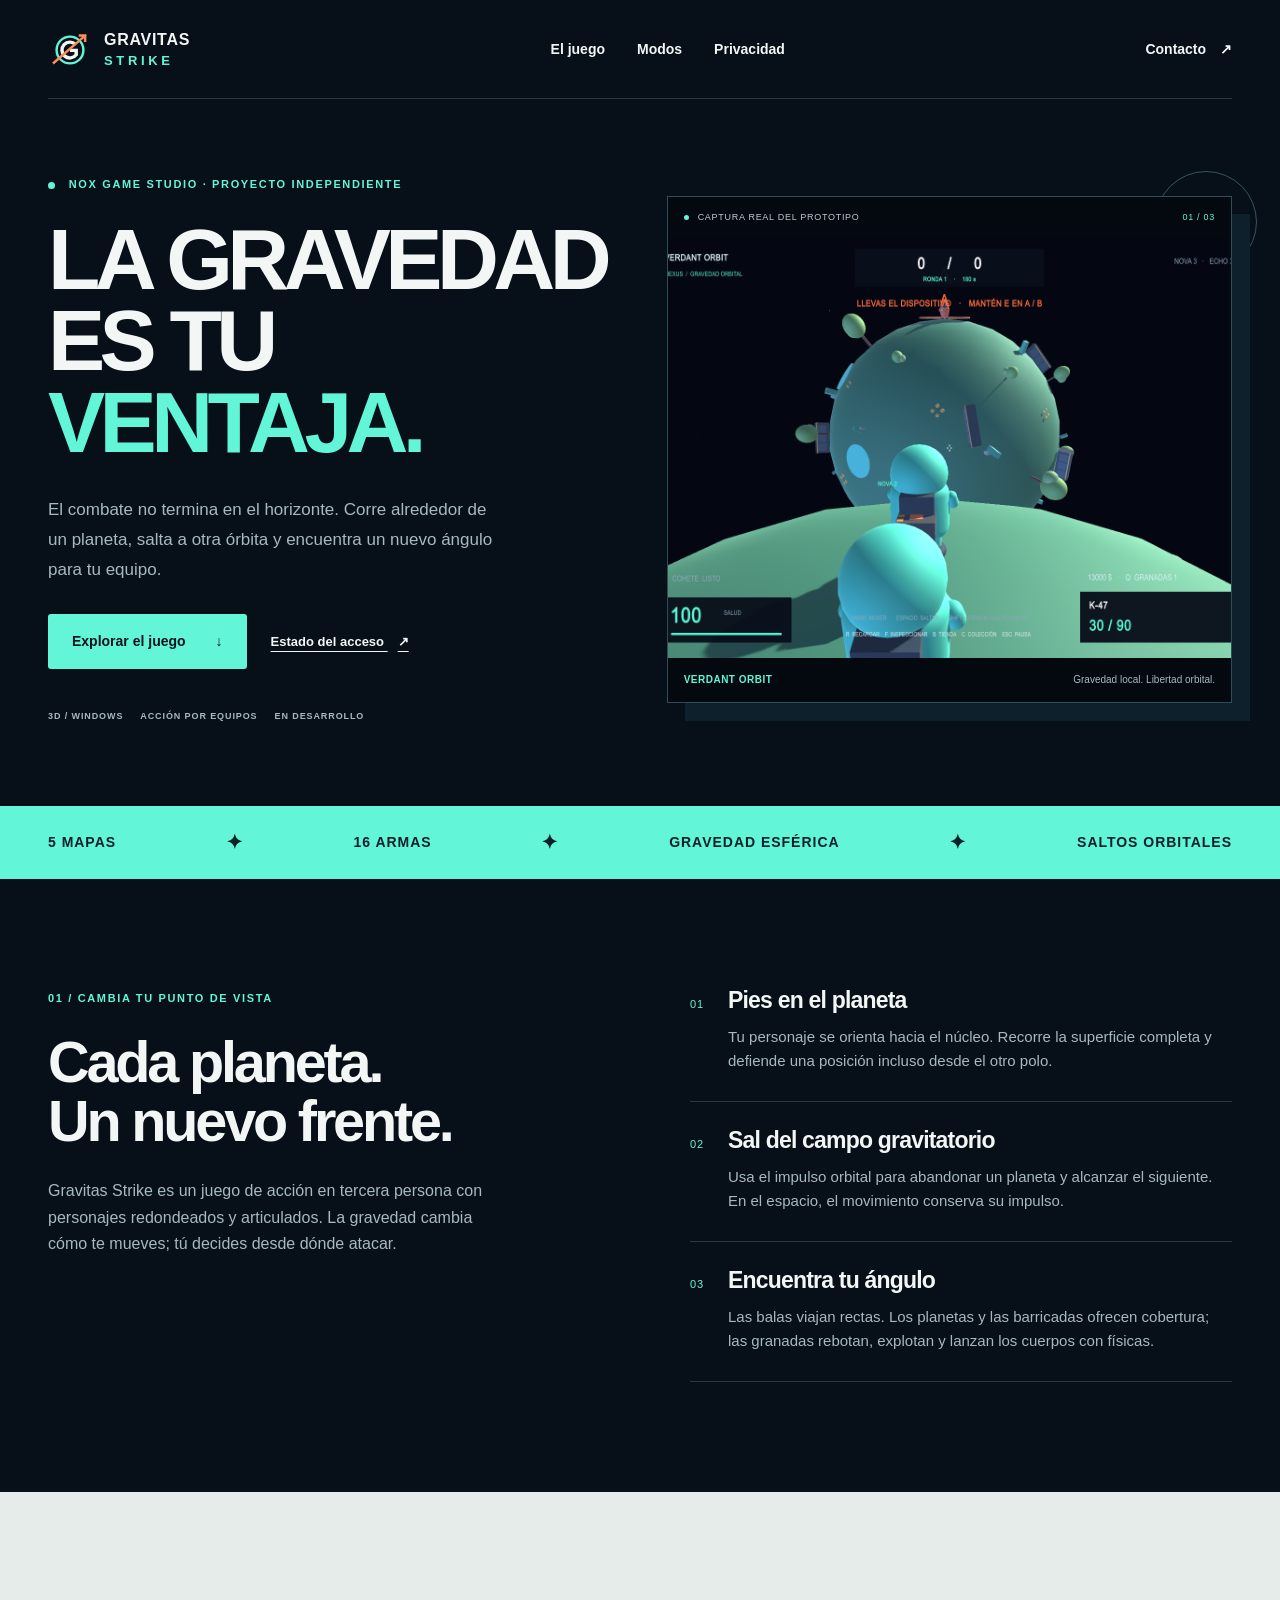
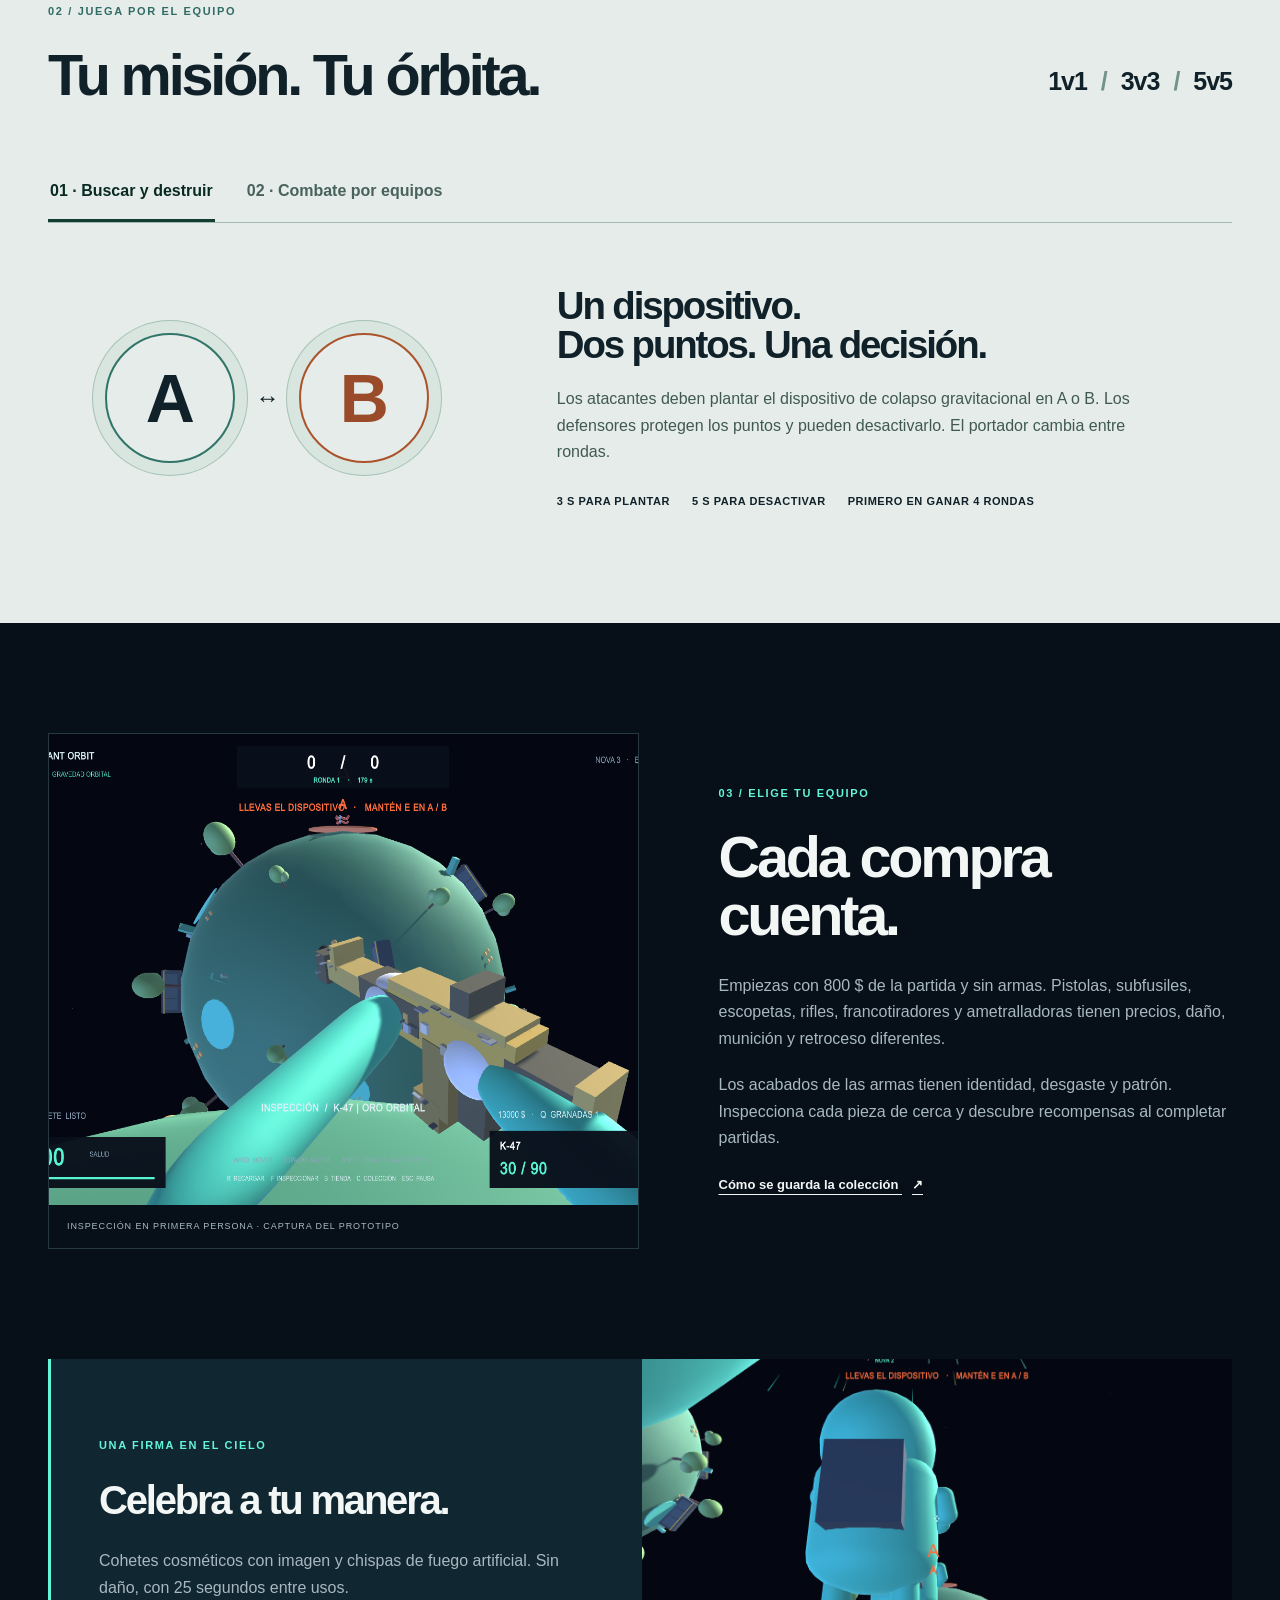
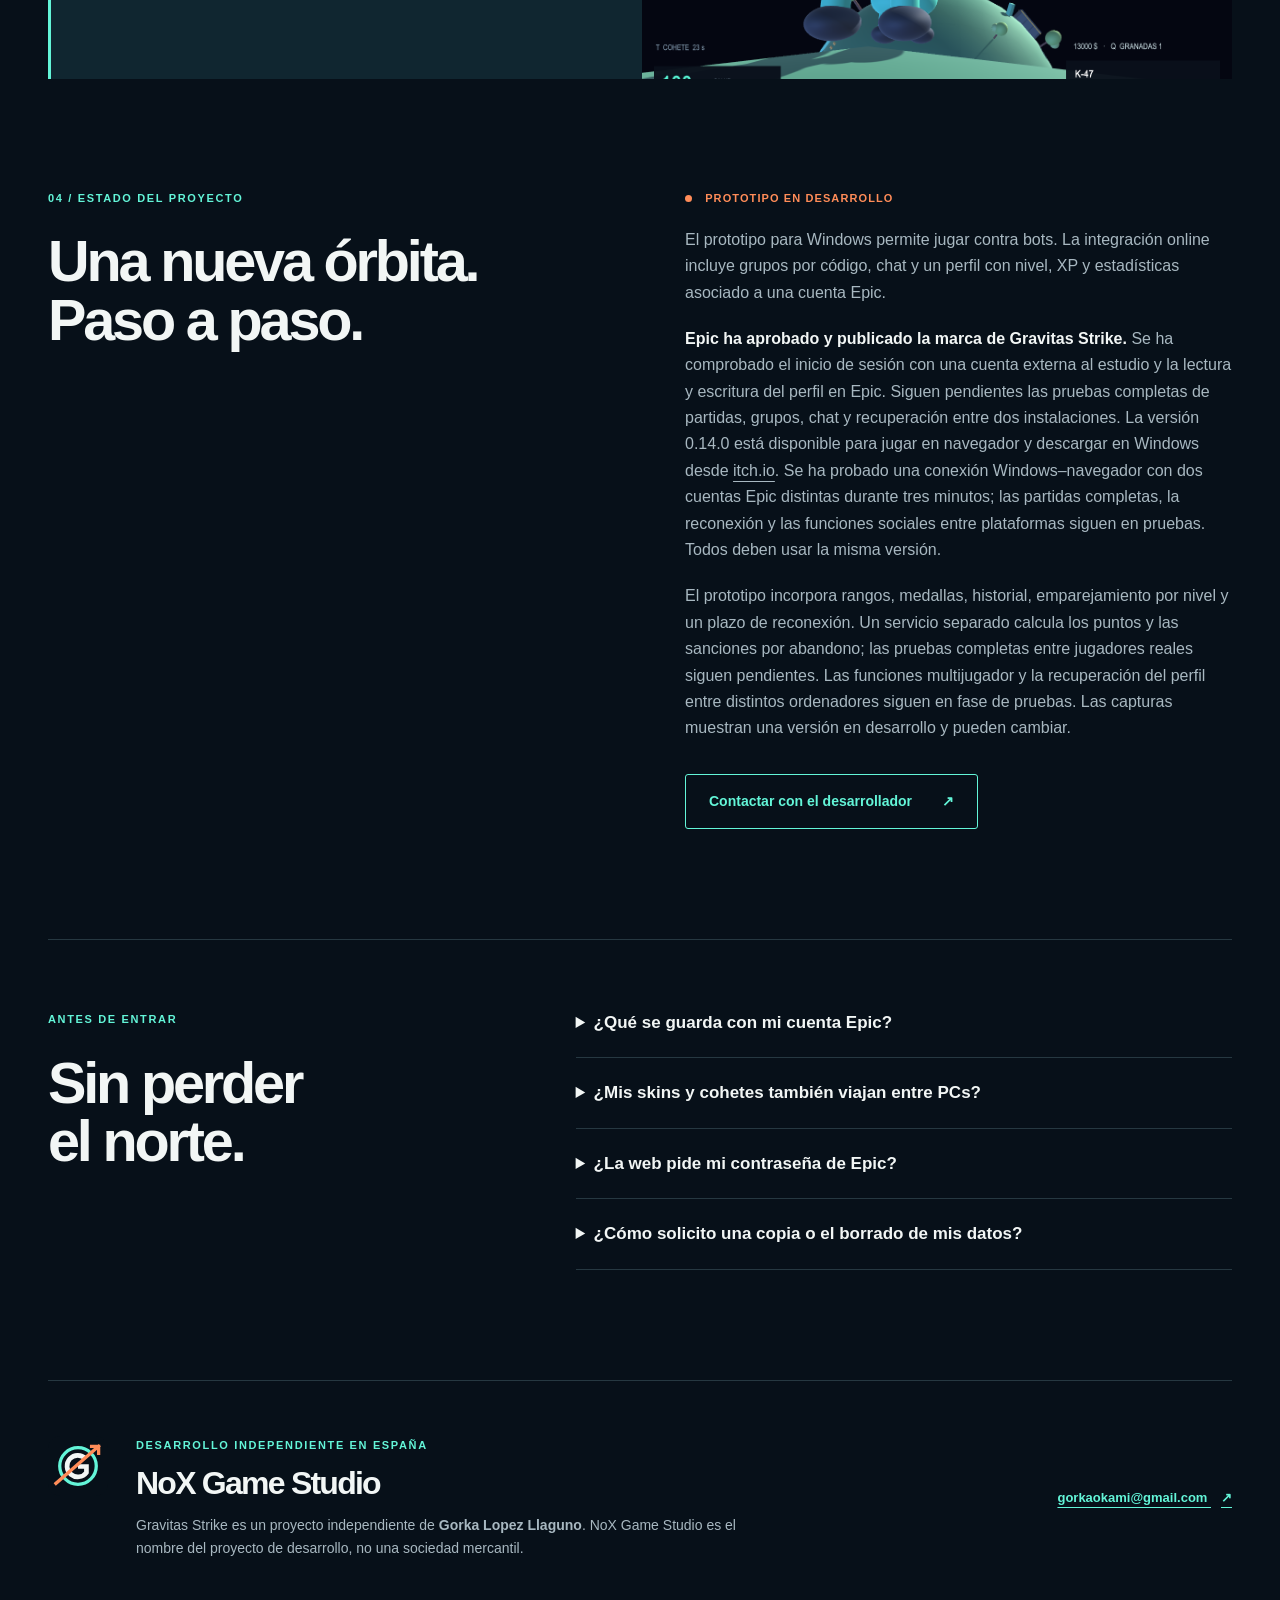
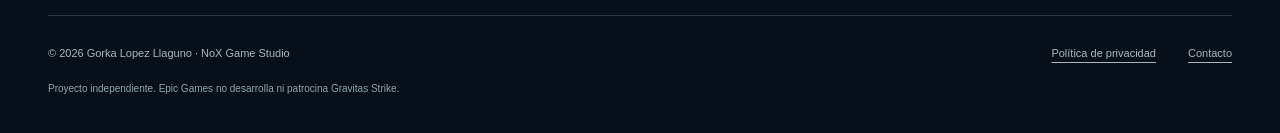
<file: index.html>
<!doctype html>
<html lang="es">
<head>
  <meta charset="utf-8">
  <meta name="viewport" content="width=device-width, initial-scale=1">
  <meta name="theme-color" content="#071019">
  <title>Gravitas Strike — Combate en otra órbita</title>
  <meta name="description" content="Gravitas Strike, el juego 3D de NoX Game Studio: gravedad esférica, saltos entre planetas y combate táctico por equipos. Prototipo independiente para Windows y navegador.">
  <link rel="canonical" href="https://gravitas-strike.duckdns.org/">
  <meta property="og:title" content="Gravitas Strike — Combate en otra órbita">
  <meta property="og:description" content="Encuentra tu ángulo. Salta entre planetas. Juega por el equipo. Un proyecto independiente de NoX Game Studio.">
  <meta property="og:type" content="website">
  <meta property="og:url" content="https://gravitas-strike.duckdns.org/">
  <meta property="og:image" content="https://gravitas-strike.duckdns.org/assets/match.png">
  <link rel="icon" href="assets/gravitas-mark.svg" type="image/svg+xml">
  <link rel="stylesheet" href="styles.css">
  <script src="site.js" defer></script>
<meta name="google-adsense-account" content="ca-pub-1222512514118383">
</head>
<body>
  <a class="skip" href="#contenido">Saltar al contenido</a>
  <header class="site-header wrap">
    <a class="brand" href="./" aria-label="Gravitas Strike, inicio"><img src="assets/gravitas-mark.svg" width="44" height="44" alt=""><span>GRAVITAS<span>STRIKE</span></span></a>
    <nav aria-label="Navegación principal"><a href="#juego">El juego</a><a href="#modos">Modos</a><a href="privacidad.html">Privacidad</a></nav>
    <a class="header-contact" href="mailto:gorkaokami@gmail.com">Contacto <span aria-hidden="true">↗</span></a>
  </header>
  <main id="contenido">
    <section class="hero wrap" aria-labelledby="hero-title">
      <div class="hero-copy">
        <p class="eyebrow"><span class="signal" aria-hidden="true"></span> NOX GAME STUDIO · PROYECTO INDEPENDIENTE</p>
        <h1 id="hero-title">LA GRAVEDAD<br>ES TU<br><em>VENTAJA.</em></h1>
        <p class="intro">El combate no termina en el horizonte. Corre alrededor de un planeta, salta a otra órbita y encuentra un nuevo ángulo para tu equipo.</p>
        <div class="hero-actions"><a class="button primary" href="#juego">Explorar el juego <span aria-hidden="true">↓</span></a><a class="text-link" href="#acceso">Estado del acceso <span aria-hidden="true">↗</span></a></div>
        <div class="hero-meta"><span>3D / WINDOWS</span><span>ACCIÓN POR EQUIPOS</span><span>EN DESARROLLO</span></div>
      </div>
      <figure class="hero-visual">
        <div class="image-label"><span class="signal" aria-hidden="true"></span> CAPTURA REAL DEL PROTOTIPO <span>01 / 03</span></div>
        <img src="assets/match.png" alt="Personajes de Gravitas Strike saltando entre dos planetas esféricos con árboles y barricadas" width="1280" height="900" fetchpriority="high">
        <figcaption><span>VERDANT ORBIT</span><span>Gravedad local. Libertad orbital.</span></figcaption>
      </figure>
    </section>
    <div class="ticker" aria-label="Características principales"><div class="wrap"><span>5 MAPAS</span><i aria-hidden="true">✦</i><span>16 ARMAS</span><i aria-hidden="true">✦</i><span>GRAVEDAD ESFÉRICA</span><i aria-hidden="true">✦</i><span>SALTOS ORBITALES</span></div></div>
    <section id="juego" class="section wrap gravity" aria-labelledby="gravity-title">
      <div class="section-intro"><p class="eyebrow">01 / CAMBIA TU PUNTO DE VISTA</p><h2 id="gravity-title">Cada planeta.<br>Un nuevo frente.</h2><p>Gravitas Strike es un juego de acción en tercera persona con personajes redondeados y articulados. La gravedad cambia cómo te mueves; tú decides desde dónde atacar.</p></div>
      <ol class="mechanics">
        <li><span class="step">01</span><div><h3>Pies en el planeta</h3><p>Tu personaje se orienta hacia el núcleo. Recorre la superficie completa y defiende una posición incluso desde el otro polo.</p></div></li>
        <li><span class="step">02</span><div><h3>Sal del campo gravitatorio</h3><p>Usa el impulso orbital para abandonar un planeta y alcanzar el siguiente. En el espacio, el movimiento conserva su impulso.</p></div></li>
        <li><span class="step">03</span><div><h3>Encuentra tu ángulo</h3><p>Las balas viajan rectas. Los planetas y las barricadas ofrecen cobertura; las granadas rebotan, explotan y lanzan los cuerpos con físicas.</p></div></li>
      </ol>
    </section>
    <section id="modos" class="section mode-section" aria-labelledby="modes-title">
      <div class="wrap">
        <div class="section-heading"><div><p class="eyebrow">02 / JUEGA POR EL EQUIPO</p><h2 id="modes-title">Tu misión. Tu órbita.</h2></div><p class="squad-sizes">1v1 <span>/</span> 3v3 <span>/</span> 5v5</p></div>
        <div class="mode-tabs" role="tablist" aria-label="Modos de juego"><button id="tab-sabotage" type="button" role="tab" aria-selected="true" aria-controls="mode-sabotage" data-mode="sabotage">01 · Buscar y destruir</button><button id="tab-combat" type="button" role="tab" aria-selected="false" aria-controls="mode-combat" tabindex="-1" data-mode="combat">02 · Combate por equipos</button></div>
        <div class="mode-panel" id="mode-sabotage" role="tabpanel" aria-labelledby="tab-sabotage"><div class="mode-symbol" aria-hidden="true"><span>A</span><i>↔</i><span>B</span></div><div><h3>Un dispositivo.<br>Dos puntos. Una decisión.</h3><p>Los atacantes deben plantar el dispositivo de colapso gravitacional en A o B. Los defensores protegen los puntos y pueden desactivarlo. El portador cambia entre rondas.</p><div class="mode-details"><span>3 s para plantar</span><span>5 s para desactivar</span><span>Primero en ganar 4 rondas</span></div></div></div>
        <div class="mode-panel" id="mode-combat" role="tabpanel" aria-labelledby="tab-combat" hidden><div class="mode-symbol combat-symbol" aria-hidden="true"><span>20</span></div><div><h3>Vuelve a la acción.<br>Suma por tu equipo.</h3><p>Un modo directo con reapariciones para practicar movimiento, armas y rutas entre planetas. La partida termina al alcanzar 20 bajas de equipo o al agotarse el tiempo.</p><div class="mode-details"><span>Reaparición en 4 s</span><span>Hasta 5 minutos</span><span>Bots en el prototipo</span></div></div></div>
      </div>
    </section>
    <section class="section wrap arsenal" aria-labelledby="arsenal-title">
      <figure class="detail-visual"><img src="assets/inspect.png" alt="Inspección de un rifle con acabado azul en primera persona dentro de Gravitas Strike" width="1280" height="900" loading="lazy"><figcaption>INSPECCIÓN EN PRIMERA PERSONA · CAPTURA DEL PROTOTIPO</figcaption></figure>
      <div><p class="eyebrow">03 / ELIGE TU EQUIPO</p><h2 id="arsenal-title">Cada compra<br>cuenta.</h2><p>Empiezas con 800 $ de la partida y sin armas. Pistolas, subfusiles, escopetas, rifles, francotiradores y ametralladoras tienen precios, daño, munición y retroceso diferentes.</p><p>Los acabados de las armas tienen identidad, desgaste y patrón. Inspecciona cada pieza de cerca y descubre recompensas al completar partidas.</p><a class="text-link" href="#preguntas">Cómo se guarda la colección <span aria-hidden="true">↗</span></a></div>
    </section>
    <section class="cosmetic-banner wrap" aria-labelledby="cosmetic-title"><div><p class="eyebrow">UNA FIRMA EN EL CIELO</p><h2 id="cosmetic-title">Celebra a tu manera.</h2><p>Cohetes cosméticos con imagen y chispas de fuego artificial. Sin daño, con 25 segundos entre usos.</p></div><img src="assets/firework.png" alt="Fuego artificial cosmético iluminando el cielo de un mapa de Gravitas Strike" width="1280" height="900" loading="lazy"></section>
    <section class="section wrap access" id="acceso" aria-labelledby="access-title"><div><p class="eyebrow">04 / ESTADO DEL PROYECTO</p><h2 id="access-title">Una nueva órbita.<br>Paso a paso.</h2></div><div class="access-copy"><p class="status"><span class="signal amber" aria-hidden="true"></span> PROTOTIPO EN DESARROLLO</p><p>El prototipo para Windows permite jugar contra bots. La integración online incluye grupos por código, chat y un perfil con nivel, XP y estadísticas asociado a una cuenta Epic.</p><p><strong>Epic ha aprobado y publicado la marca de Gravitas Strike.</strong> Se ha comprobado el inicio de sesión con una cuenta externa al estudio y la lectura y escritura del perfil en Epic. Siguen pendientes las pruebas completas de partidas, grupos, chat y recuperación entre dos instalaciones. La versión 0.14.0 está disponible para jugar en navegador y descargar en Windows desde <a href="https://gorak182.itch.io/gravitas-strike" rel="noopener noreferrer">itch.io</a>. Se ha probado una conexión Windows–navegador con dos cuentas Epic distintas durante tres minutos; las partidas completas, la reconexión y las funciones sociales entre plataformas siguen en pruebas. Todos deben usar la misma versión.</p><p>El prototipo incorpora rangos, medallas, historial, emparejamiento por nivel y un plazo de reconexión. Un servicio separado calcula los puntos y las sanciones por abandono; las pruebas completas entre jugadores reales siguen pendientes. Las funciones multijugador y la recuperación del perfil entre distintos ordenadores siguen en fase de pruebas. Las capturas muestran una versión en desarrollo y pueden cambiar.</p><a class="button secondary" href="mailto:gorkaokami@gmail.com?subject=Gravitas%20Strike%20-%20Contacto">Contactar con el desarrollador <span aria-hidden="true">↗</span></a></div></section>
    <section class="section wrap faq" id="preguntas" aria-labelledby="faq-title"><div><p class="eyebrow">ANTES DE ENTRAR</p><h2 id="faq-title">Sin perder<br>el norte.</h2></div><div>
      <details><summary>¿Qué se guarda con mi cuenta Epic?</summary><p>El sistema de perfil está preparado para sincronizar nombre visible, nivel, XP y estadísticas mediante Epic Online Services. Para recuperar el progreso en otro PC, el guardado debe haberse sincronizado. La recuperación real entre dispositivos todavía está en pruebas.</p></details>
      <details><summary>¿Mis skins y cohetes también viajan entre PCs?</summary><p>Con cuenta Epic, la colección se conserva en el servicio de Gravitas: skins, cofres, llaves, pegatinas y cohetes. El invitado mantiene una colección local separada. La comprobación completa de recuperación entre instalaciones sigue en curso.</p></details>
      <details><summary>¿La web pide mi contraseña de Epic?</summary><p>No. Esta web es informativa. El acceso del juego se realiza a través de Epic. No envíes contraseñas ni códigos de acceso al correo de soporte.</p></details>
      <details><summary>¿Cómo solicito una copia o el borrado de mis datos?</summary><p>Escribe a <a href="mailto:gorkaokami@gmail.com?subject=Gravitas%20Strike%20-%20Privacidad">gorkaokami@gmail.com</a> indicando «Gravitas Strike · Privacidad». Consulta el procedimiento y los límites del borrado en la <a href="privacidad.html#derechos">política de privacidad</a>.</p></details>
    </div></section>
    <section class="about wrap" aria-labelledby="about-title"><img src="assets/gravitas-mark.svg" width="60" height="60" alt=""><div><p class="eyebrow">DESARROLLO INDEPENDIENTE EN ESPAÑA</p><h2 id="about-title">NoX Game Studio</h2><p>Gravitas Strike es un proyecto independiente de <strong>Gorka Lopez Llaguno</strong>. NoX Game Studio es el nombre del proyecto de desarrollo, no una sociedad mercantil.</p></div><a class="text-link" href="mailto:gorkaokami@gmail.com">gorkaokami@gmail.com <span aria-hidden="true">↗</span></a></section>
  </main>
  <footer class="site-footer wrap"><span>© 2026 Gorka Lopez Llaguno · NoX Game Studio</span><a href="privacidad.html">Política de privacidad</a><a href="mailto:gorkaokami@gmail.com">Contacto</a><span class="footer-note">Proyecto independiente. Epic Games no desarrolla ni patrocina Gravitas Strike.</span></footer>
</body>
</html>
</file>
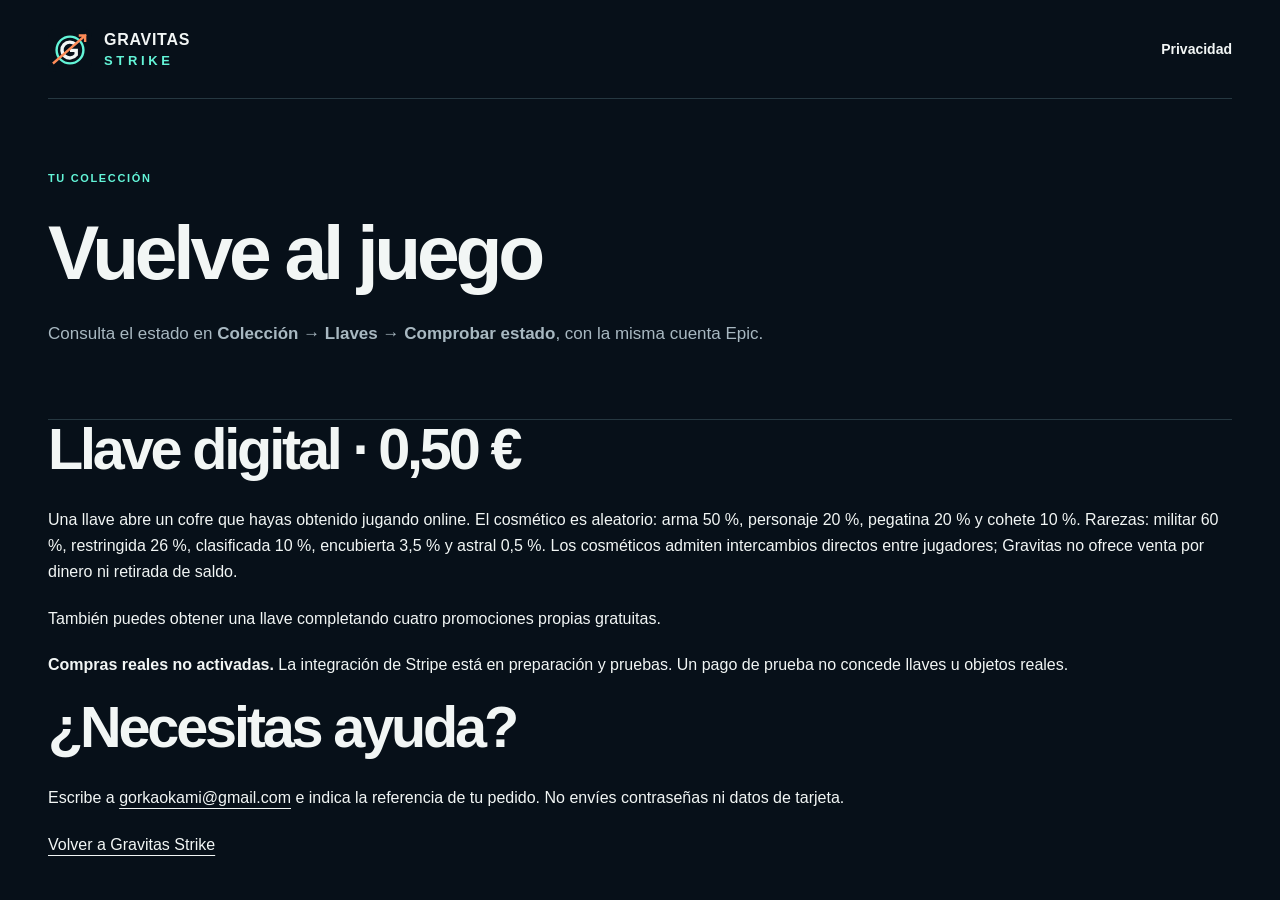
<file: compra.html>
<!doctype html>
<html lang="es"><head><meta charset="utf-8"><meta name="viewport" content="width=device-width, initial-scale=1"><meta name="referrer" content="no-referrer"><title>Llaves — Gravitas Strike</title><link rel="stylesheet" href="styles.css"><link rel="icon" href="assets/gravitas-mark.svg" type="image/svg+xml"></head>
<body><header class="site-header wrap"><a class="brand" href="./"><img src="assets/gravitas-mark.svg" width="44" height="44" alt=""><span>GRAVITAS<span>STRIKE</span></span></a><nav><a href="privacidad.html">Privacidad</a></nav></header>
<main class="wrap"><header class="legal-header"><p class="eyebrow">TU COLECCIÓN</p><h1>Vuelve al juego</h1><p class="intro">Consulta el estado en <strong>Colección → Llaves → Comprobar estado</strong>, con la misma cuenta Epic.</p></header>
<section class="legal-section"><h2>Llave digital · 0,50 €</h2><p>Una llave abre un cofre que hayas obtenido jugando online. El cosmético es aleatorio: arma 50 %, personaje 20 %, pegatina 20 % y cohete 10 %. Rarezas: militar 60 %, restringida 26 %, clasificada 10 %, encubierta 3,5 % y astral 0,5 %. Los cosméticos admiten intercambios directos entre jugadores; Gravitas no ofrece venta por dinero ni retirada de saldo.</p><p>También puedes obtener una llave completando cuatro promociones propias gratuitas.</p><p><strong>Compras reales no activadas.</strong> La integración de Stripe está en preparación y pruebas. Un pago de prueba no concede llaves u objetos reales.</p><h2>¿Necesitas ayuda?</h2><p>Escribe a <a href="mailto:gorkaokami@gmail.com?subject=Gravitas%20Strike%20-%20Compra">gorkaokami@gmail.com</a> e indica la referencia de tu pedido. No envíes contraseñas ni datos de tarjeta.</p><p><a href="https://gorak182.itch.io/gravitas-strike">Volver a Gravitas Strike</a></p></section></main></body></html>
</file>
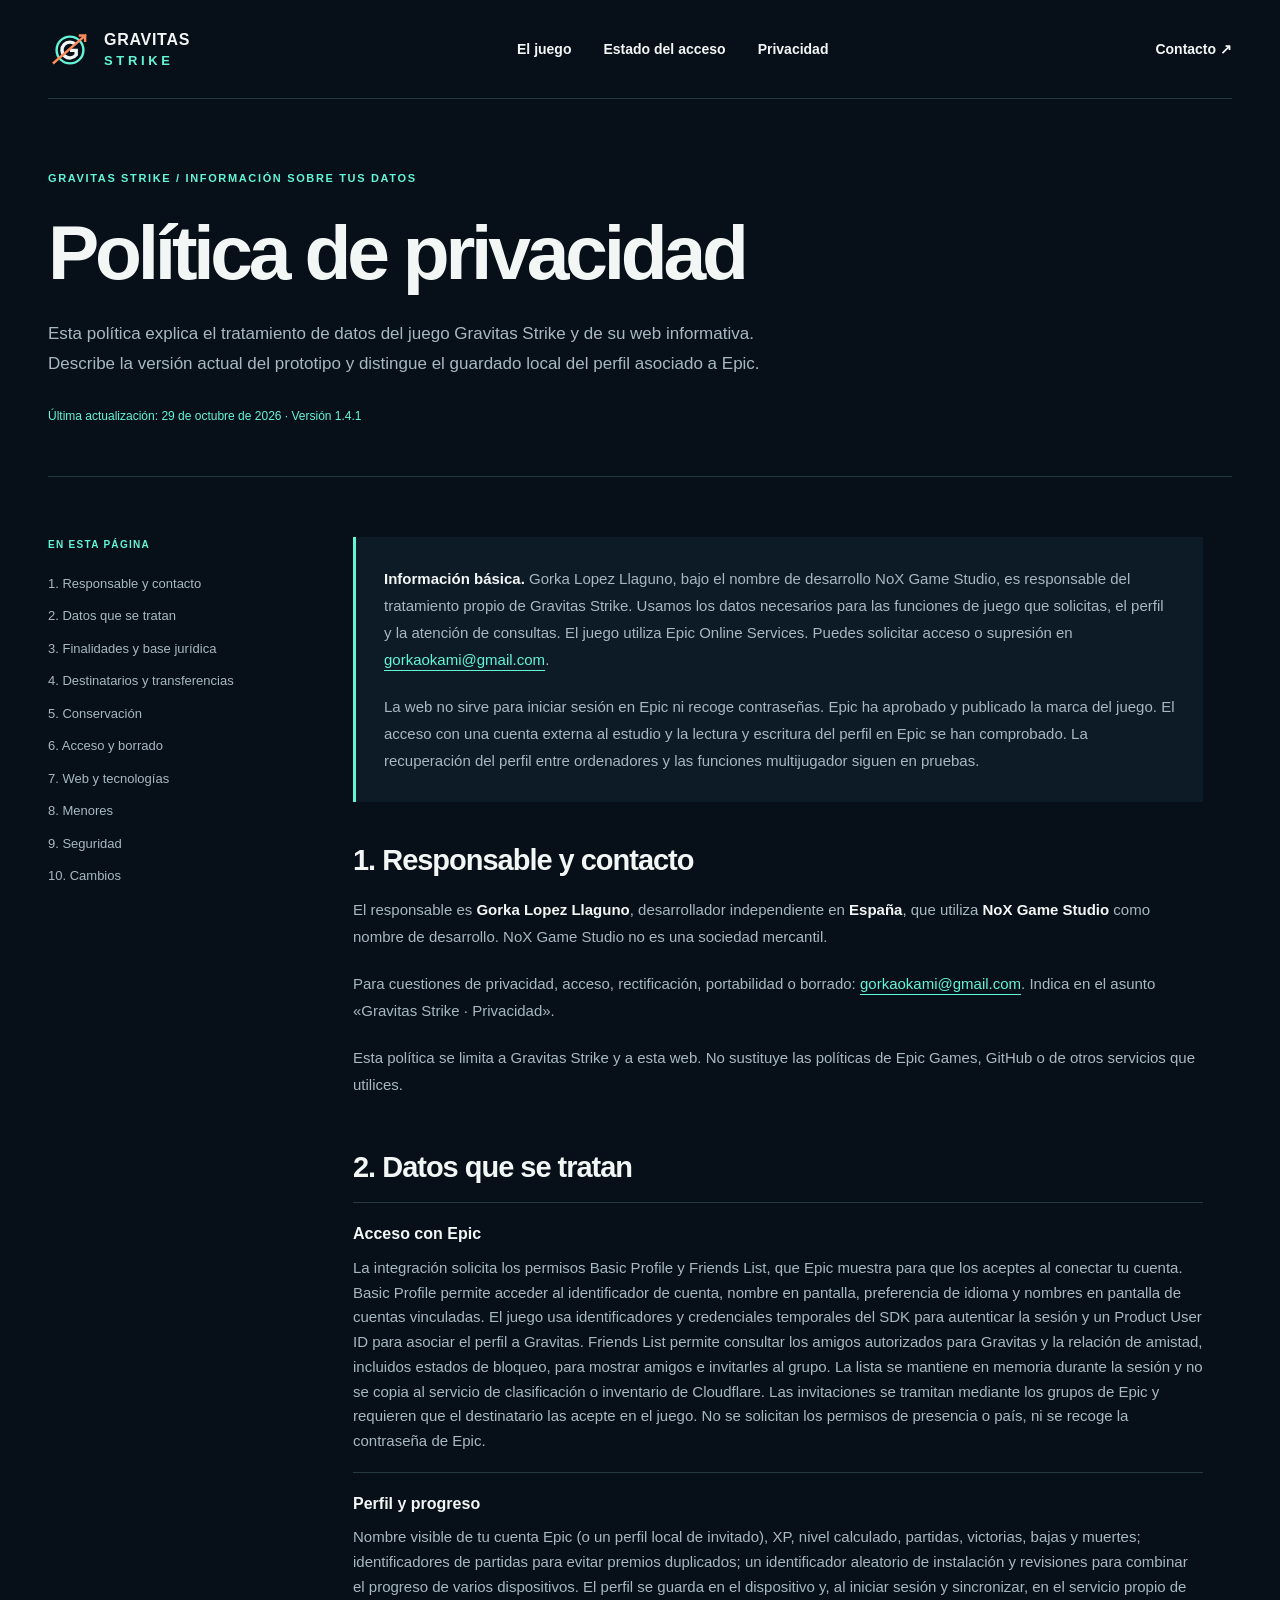
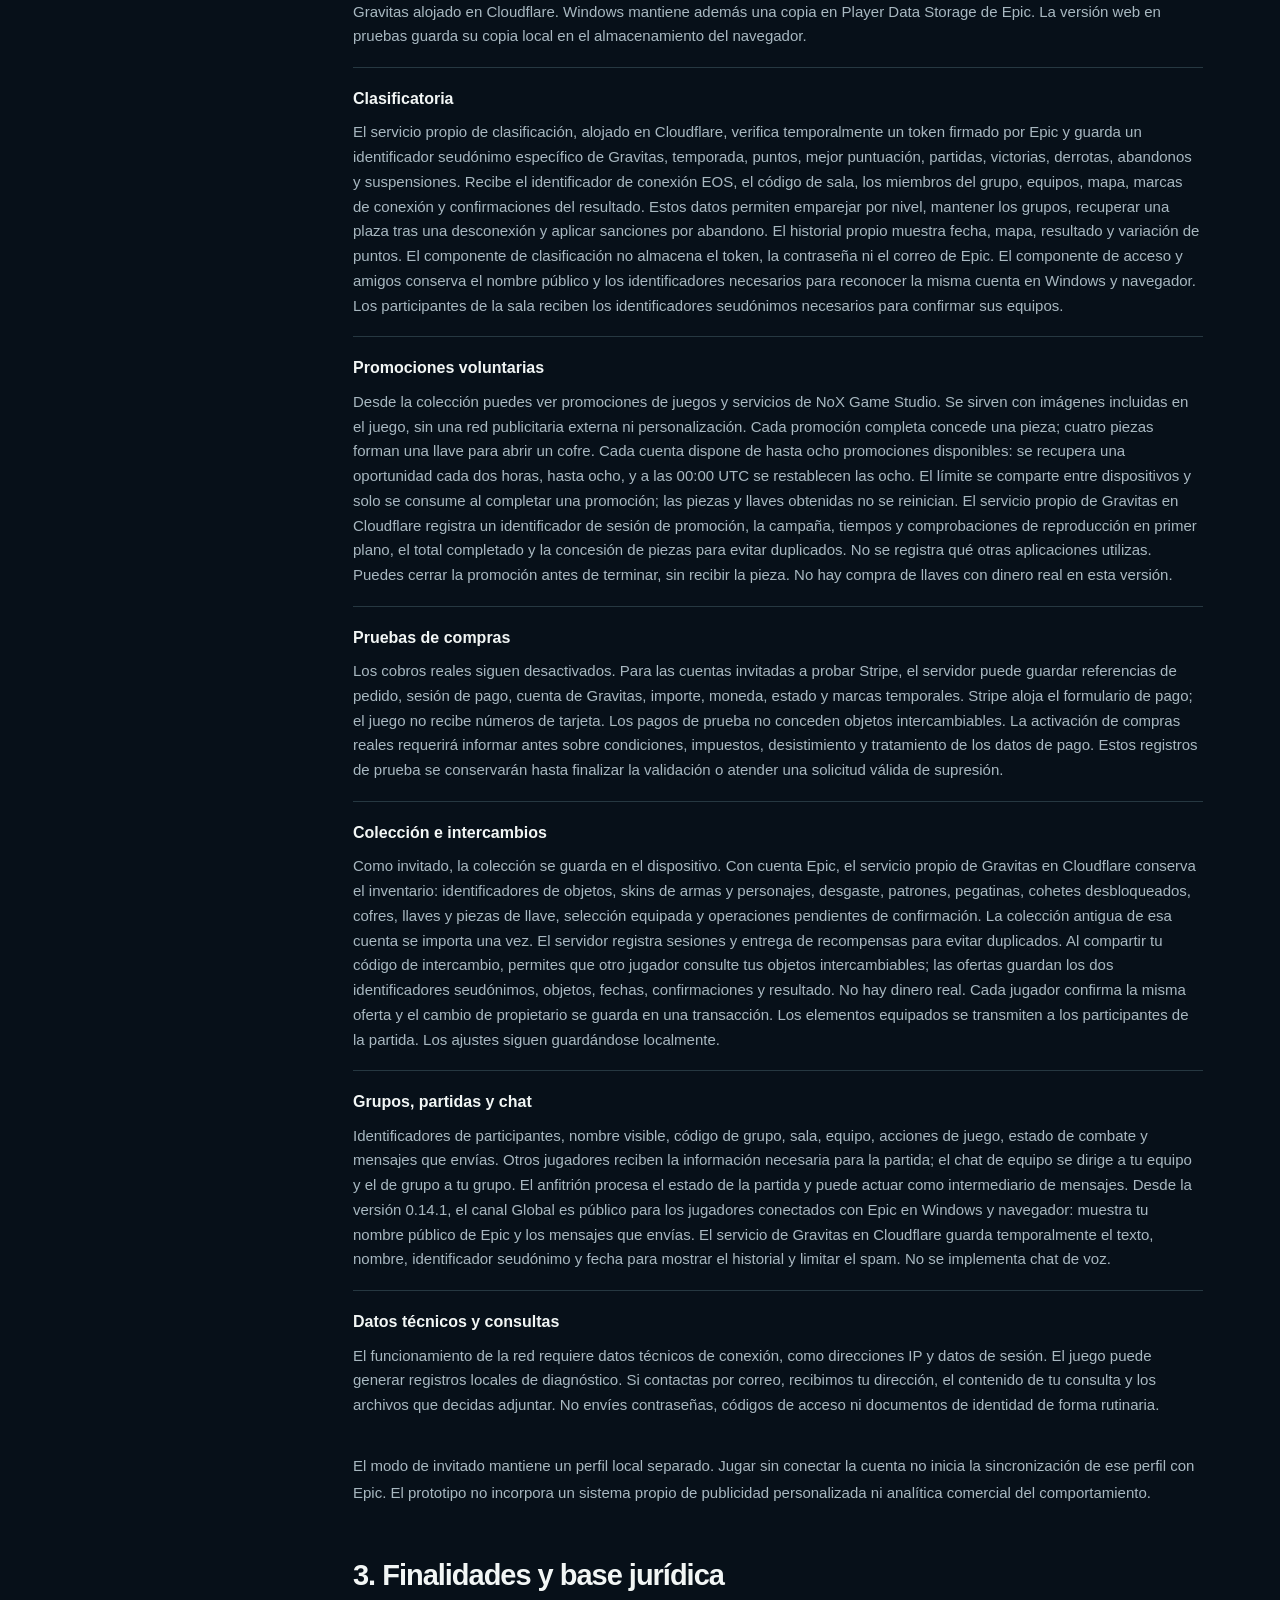
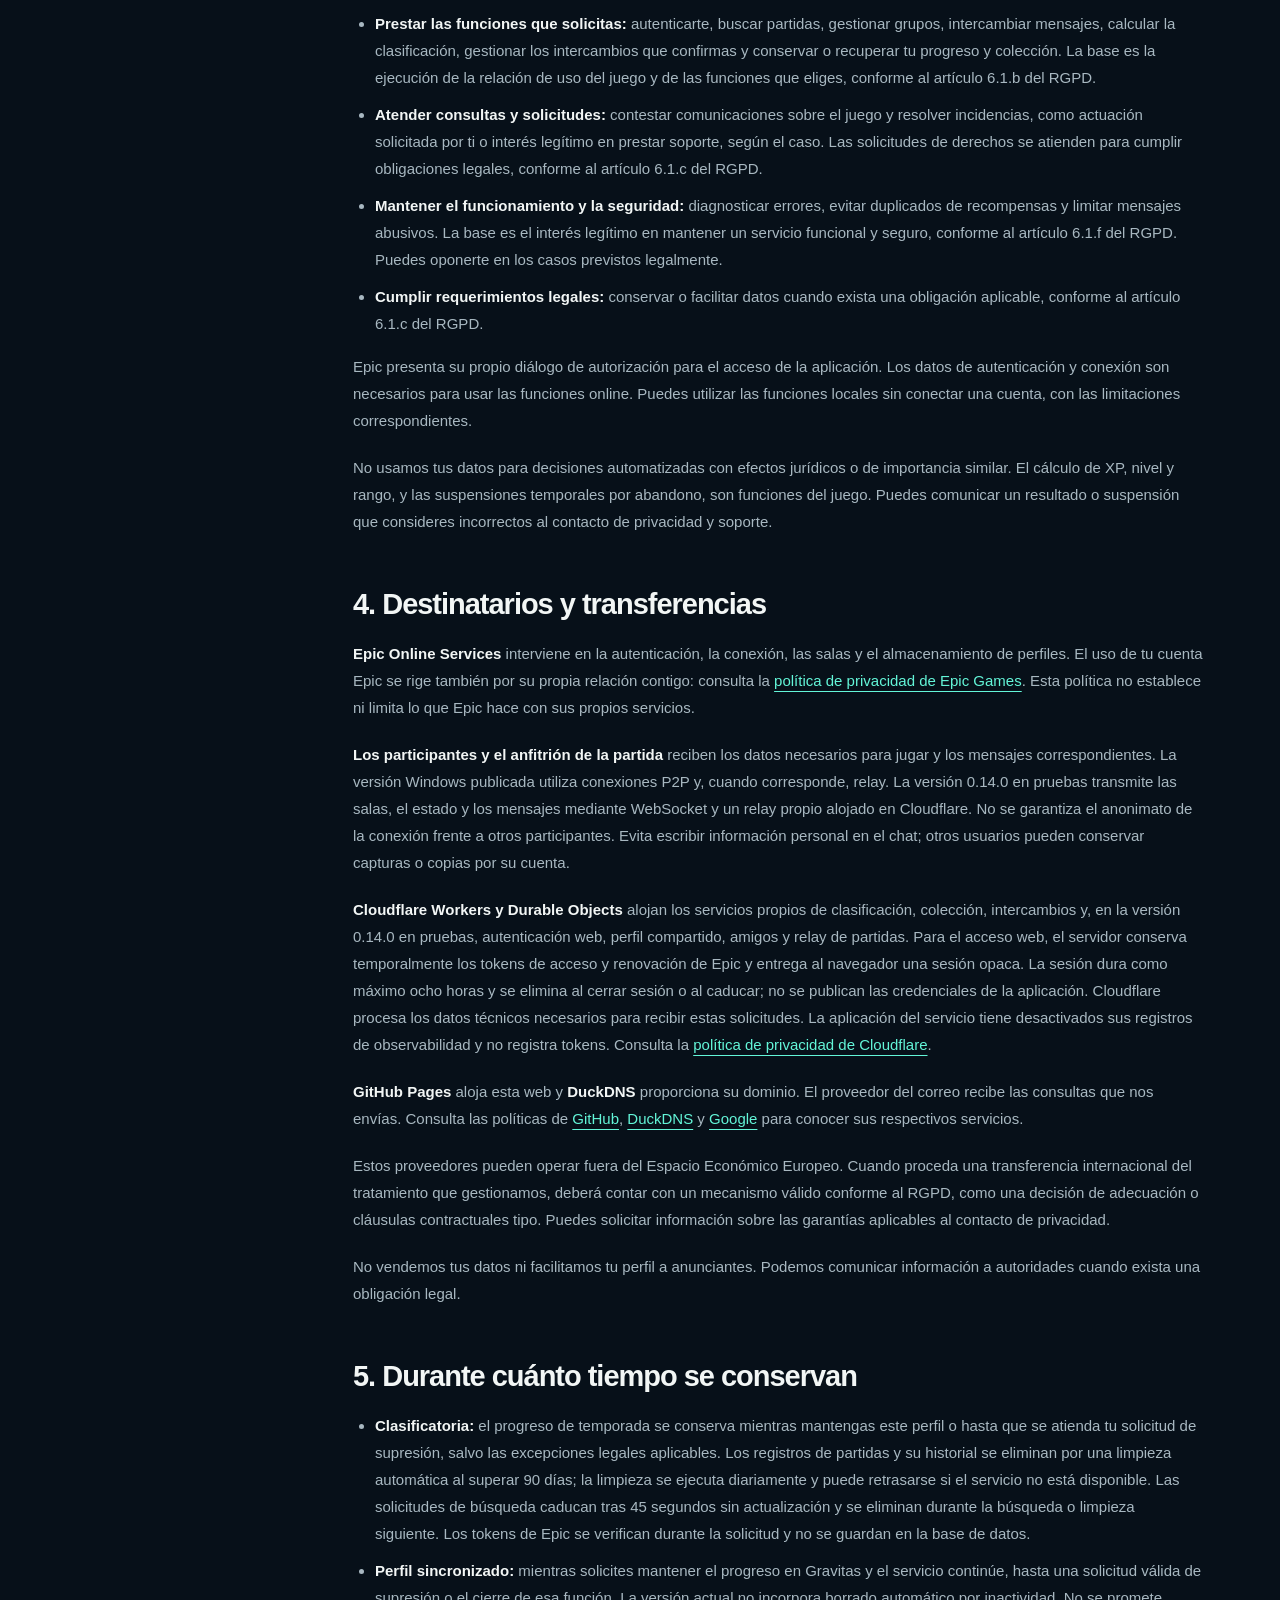
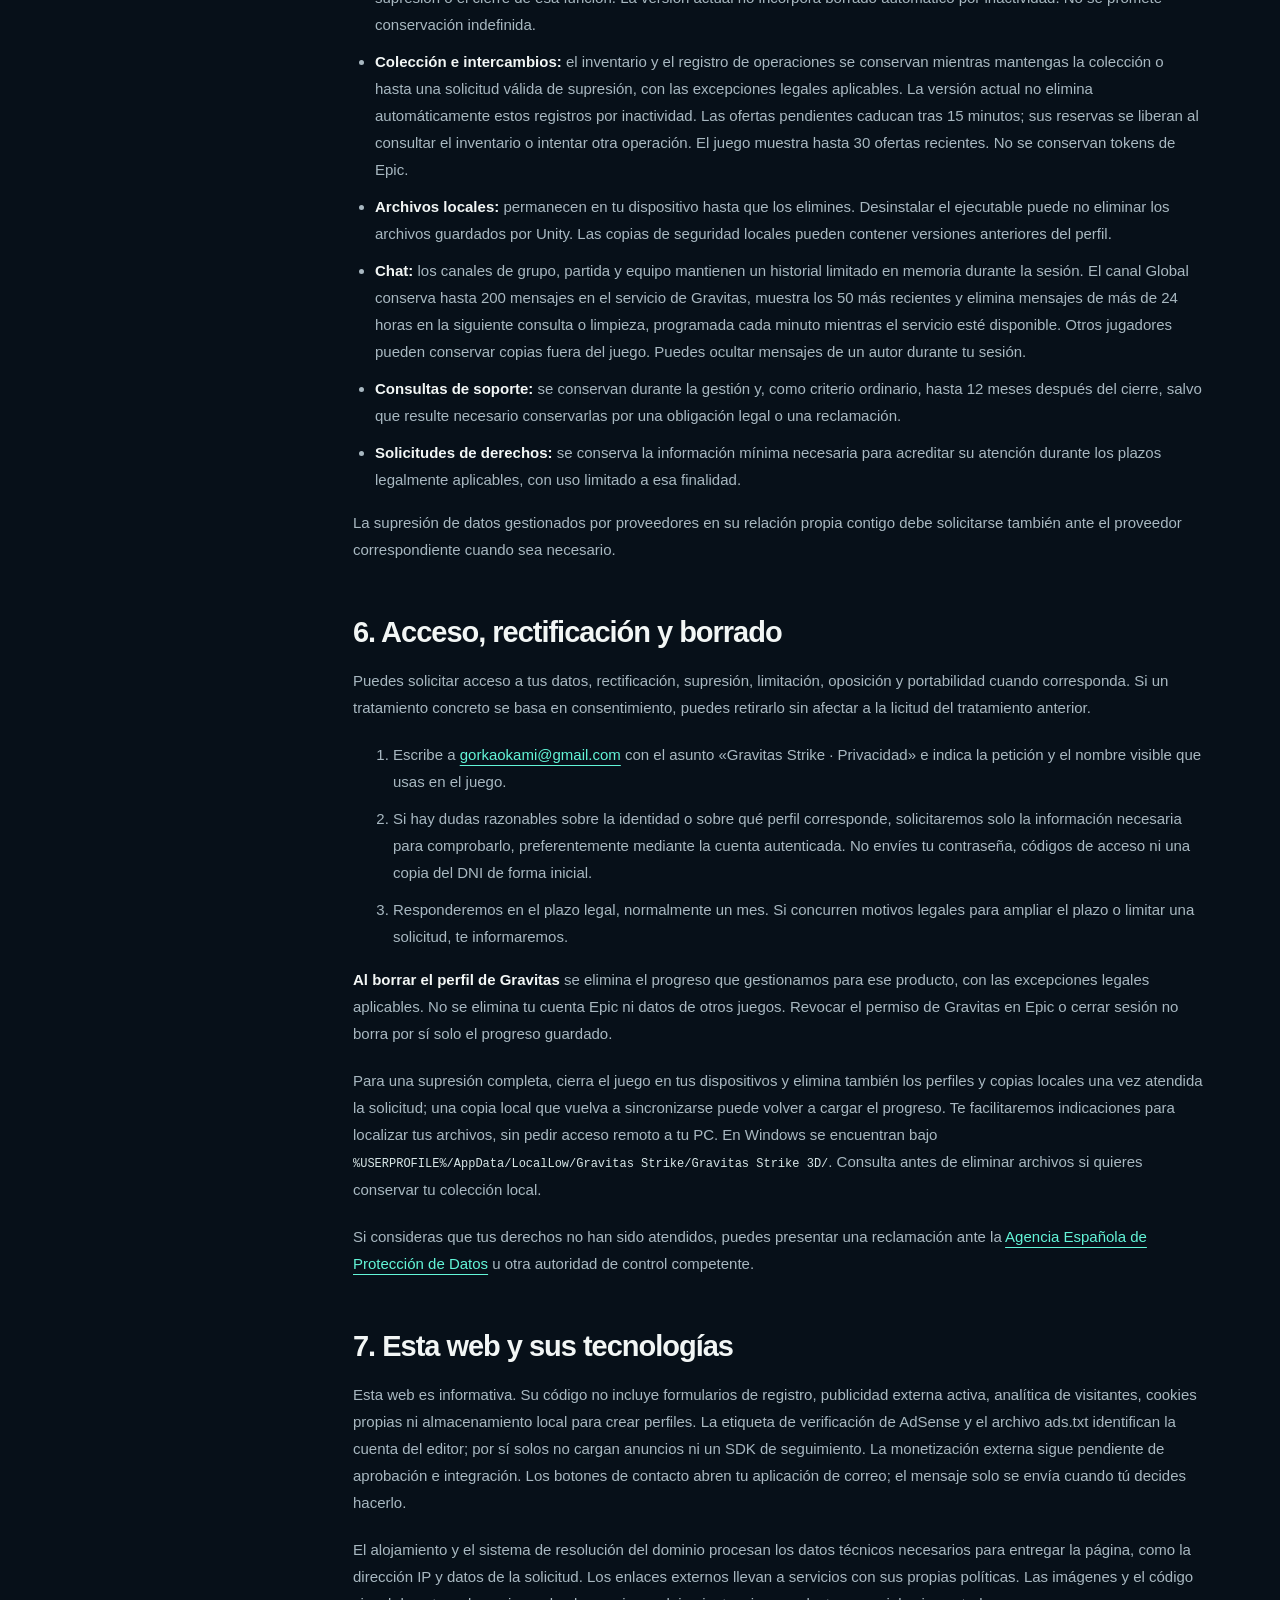
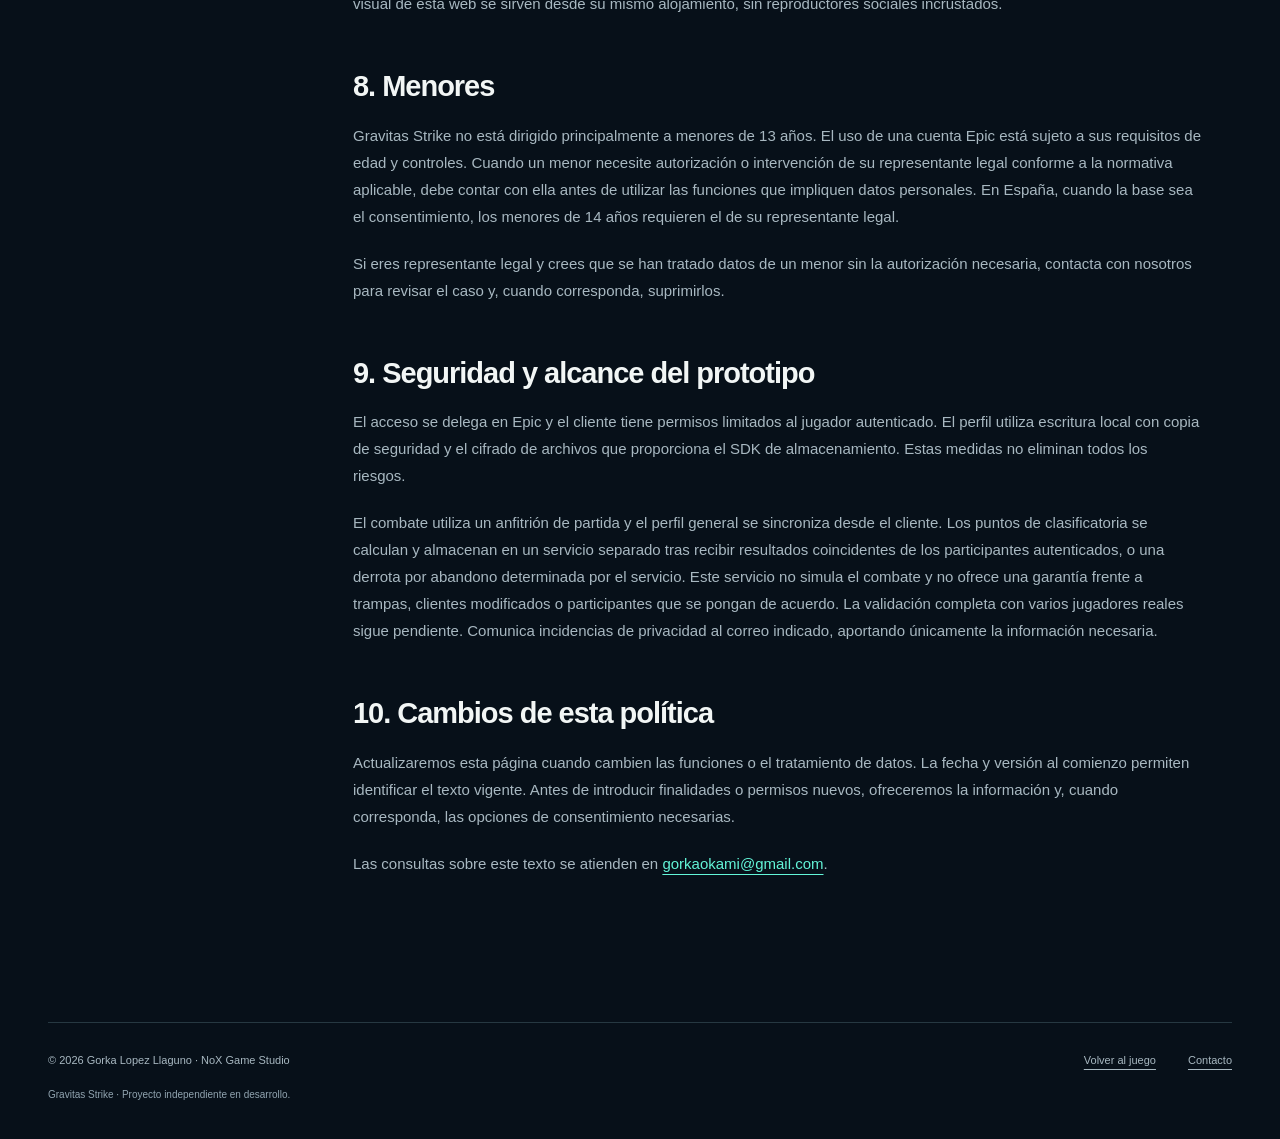
<file: privacidad.html>
<!doctype html>
<html lang="es">
<head><meta charset="utf-8"><meta name="viewport" content="width=device-width, initial-scale=1"><meta name="theme-color" content="#071019"><title>Política de privacidad — Gravitas Strike</title><meta name="description" content="Quién trata los datos de Gravitas Strike, para qué, cómo se guardan y cómo solicitar acceso o borrado. Información de NoX Game Studio."><link rel="canonical" href="https://gravitas-strike.duckdns.org/privacidad.html"><link rel="icon" href="assets/gravitas-mark.svg" type="image/svg+xml"><link rel="stylesheet" href="styles.css"><meta name="google-adsense-account" content="ca-pub-1222512514118383">
</head>
<body>
<a class="skip" href="#contenido">Saltar al contenido</a>
<header class="site-header wrap"><a class="brand" href="./" aria-label="Gravitas Strike, inicio"><img src="assets/gravitas-mark.svg" width="44" height="44" alt=""><span>GRAVITAS<span>STRIKE</span></span></a><nav aria-label="Navegación principal"><a href="./#juego">El juego</a><a href="./#acceso">Estado del acceso</a><a href="privacidad.html" aria-current="page">Privacidad</a></nav><a class="header-contact" href="mailto:gorkaokami@gmail.com">Contacto ↗</a></header>
<main id="contenido" class="wrap">
<header class="legal-header"><p class="eyebrow">GRAVITAS STRIKE / INFORMACIÓN SOBRE TUS DATOS</p><h1>Política de privacidad</h1><p class="intro">Esta política explica el tratamiento de datos del juego Gravitas Strike y de su web informativa. Describe la versión actual del prototipo y distingue el guardado local del perfil asociado a Epic.</p><p class="updated">Última actualización: 29 de octubre de 2026 · Versión 1.4.1</p></header>
<div class="legal-layout"><nav class="legal-toc" aria-label="Contenido de la política"><p>EN ESTA PÁGINA</p><a href="#responsable">1. Responsable y contacto</a><a href="#datos">2. Datos que se tratan</a><a href="#finalidades">3. Finalidades y base jurídica</a><a href="#destinatarios">4. Destinatarios y transferencias</a><a href="#conservacion">5. Conservación</a><a href="#derechos">6. Acceso y borrado</a><a href="#web">7. Web y tecnologías</a><a href="#menores">8. Menores</a><a href="#seguridad">9. Seguridad</a><a href="#cambios">10. Cambios</a></nav>
<article class="legal-content">
<div class="legal-summary"><p><strong>Información básica.</strong> Gorka Lopez Llaguno, bajo el nombre de desarrollo NoX Game Studio, es responsable del tratamiento propio de Gravitas Strike. Usamos los datos necesarios para las funciones de juego que solicitas, el perfil y la atención de consultas. El juego utiliza Epic Online Services. Puedes solicitar acceso o supresión en <a href="mailto:gorkaokami@gmail.com">gorkaokami@gmail.com</a>.</p><p>La web no sirve para iniciar sesión en Epic ni recoge contraseñas. Epic ha aprobado y publicado la marca del juego. El acceso con una cuenta externa al estudio y la lectura y escritura del perfil en Epic se han comprobado. La recuperación del perfil entre ordenadores y las funciones multijugador siguen en pruebas.</p></div>
<section id="responsable"><h2>1. Responsable y contacto</h2><p>El responsable es <strong>Gorka Lopez Llaguno</strong>, desarrollador independiente en <strong>España</strong>, que utiliza <strong>NoX Game Studio</strong> como nombre de desarrollo. NoX Game Studio no es una sociedad mercantil.</p><p>Para cuestiones de privacidad, acceso, rectificación, portabilidad o borrado: <a href="mailto:gorkaokami@gmail.com?subject=Gravitas%20Strike%20-%20Privacidad">gorkaokami@gmail.com</a>. Indica en el asunto «Gravitas Strike · Privacidad».</p><p>Esta política se limita a Gravitas Strike y a esta web. No sustituye las políticas de Epic Games, GitHub o de otros servicios que utilices.</p></section>
<section id="datos"><h2>2. Datos que se tratan</h2><dl class="data-list">
<div class="data-item"><dt>Acceso con Epic</dt><dd>La integración solicita los permisos Basic Profile y Friends List, que Epic muestra para que los aceptes al conectar tu cuenta. Basic Profile permite acceder al identificador de cuenta, nombre en pantalla, preferencia de idioma y nombres en pantalla de cuentas vinculadas. El juego usa identificadores y credenciales temporales del SDK para autenticar la sesión y un Product User ID para asociar el perfil a Gravitas. Friends List permite consultar los amigos autorizados para Gravitas y la relación de amistad, incluidos estados de bloqueo, para mostrar amigos e invitarles al grupo. La lista se mantiene en memoria durante la sesión y no se copia al servicio de clasificación o inventario de Cloudflare. Las invitaciones se tramitan mediante los grupos de Epic y requieren que el destinatario las acepte en el juego. No se solicitan los permisos de presencia o país, ni se recoge la contraseña de Epic.</dd></div>
<div class="data-item"><dt>Perfil y progreso</dt><dd>Nombre visible de tu cuenta Epic (o un perfil local de invitado), XP, nivel calculado, partidas, victorias, bajas y muertes; identificadores de partidas para evitar premios duplicados; un identificador aleatorio de instalación y revisiones para combinar el progreso de varios dispositivos. El perfil se guarda en el dispositivo y, al iniciar sesión y sincronizar, en el servicio propio de Gravitas alojado en Cloudflare. Windows mantiene además una copia en Player Data Storage de Epic. La versión web en pruebas guarda su copia local en el almacenamiento del navegador.</dd></div>
<div class="data-item"><dt>Clasificatoria</dt><dd>El servicio propio de clasificación, alojado en Cloudflare, verifica temporalmente un token firmado por Epic y guarda un identificador seudónimo específico de Gravitas, temporada, puntos, mejor puntuación, partidas, victorias, derrotas, abandonos y suspensiones. Recibe el identificador de conexión EOS, el código de sala, los miembros del grupo, equipos, mapa, marcas de conexión y confirmaciones del resultado. Estos datos permiten emparejar por nivel, mantener los grupos, recuperar una plaza tras una desconexión y aplicar sanciones por abandono. El historial propio muestra fecha, mapa, resultado y variación de puntos. El componente de clasificación no almacena el token, la contraseña ni el correo de Epic. El componente de acceso y amigos conserva el nombre público y los identificadores necesarios para reconocer la misma cuenta en Windows y navegador. Los participantes de la sala reciben los identificadores seudónimos necesarios para confirmar sus equipos.</dd></div>
<div class="data-item"><dt>Promociones voluntarias</dt><dd>Desde la colección puedes ver promociones de juegos y servicios de NoX Game Studio. Se sirven con imágenes incluidas en el juego, sin una red publicitaria externa ni personalización. Cada promoción completa concede una pieza; cuatro piezas forman una llave para abrir un cofre. Cada cuenta dispone de hasta ocho promociones disponibles: se recupera una oportunidad cada dos horas, hasta ocho, y a las 00:00 UTC se restablecen las ocho. El límite se comparte entre dispositivos y solo se consume al completar una promoción; las piezas y llaves obtenidas no se reinician. El servicio propio de Gravitas en Cloudflare registra un identificador de sesión de promoción, la campaña, tiempos y comprobaciones de reproducción en primer plano, el total completado y la concesión de piezas para evitar duplicados. No se registra qué otras aplicaciones utilizas. Puedes cerrar la promoción antes de terminar, sin recibir la pieza. No hay compra de llaves con dinero real en esta versión.</dd></div>
<div class="data-item"><dt>Pruebas de compras</dt><dd>Los cobros reales siguen desactivados. Para las cuentas invitadas a probar Stripe, el servidor puede guardar referencias de pedido, sesión de pago, cuenta de Gravitas, importe, moneda, estado y marcas temporales. Stripe aloja el formulario de pago; el juego no recibe números de tarjeta. Los pagos de prueba no conceden objetos intercambiables. La activación de compras reales requerirá informar antes sobre condiciones, impuestos, desistimiento y tratamiento de los datos de pago. Estos registros de prueba se conservarán hasta finalizar la validación o atender una solicitud válida de supresión.</dd></div>
<div class="data-item"><dt>Colección e intercambios</dt><dd>Como invitado, la colección se guarda en el dispositivo. Con cuenta Epic, el servicio propio de Gravitas en Cloudflare conserva el inventario: identificadores de objetos, skins de armas y personajes, desgaste, patrones, pegatinas, cohetes desbloqueados, cofres, llaves y piezas de llave, selección equipada y operaciones pendientes de confirmación. La colección antigua de esa cuenta se importa una vez. El servidor registra sesiones y entrega de recompensas para evitar duplicados. Al compartir tu código de intercambio, permites que otro jugador consulte tus objetos intercambiables; las ofertas guardan los dos identificadores seudónimos, objetos, fechas, confirmaciones y resultado. No hay dinero real. Cada jugador confirma la misma oferta y el cambio de propietario se guarda en una transacción. Los elementos equipados se transmiten a los participantes de la partida. Los ajustes siguen guardándose localmente.</dd></div>
<div class="data-item"><dt>Grupos, partidas y chat</dt><dd>Identificadores de participantes, nombre visible, código de grupo, sala, equipo, acciones de juego, estado de combate y mensajes que envías. Otros jugadores reciben la información necesaria para la partida; el chat de equipo se dirige a tu equipo y el de grupo a tu grupo. El anfitrión procesa el estado de la partida y puede actuar como intermediario de mensajes. Desde la versión 0.14.1, el canal Global es público para los jugadores conectados con Epic en Windows y navegador: muestra tu nombre público de Epic y los mensajes que envías. El servicio de Gravitas en Cloudflare guarda temporalmente el texto, nombre, identificador seudónimo y fecha para mostrar el historial y limitar el spam. No se implementa chat de voz.</dd></div>
<div class="data-item"><dt>Datos técnicos y consultas</dt><dd>El funcionamiento de la red requiere datos técnicos de conexión, como direcciones IP y datos de sesión. El juego puede generar registros locales de diagnóstico. Si contactas por correo, recibimos tu dirección, el contenido de tu consulta y los archivos que decidas adjuntar. No envíes contraseñas, códigos de acceso ni documentos de identidad de forma rutinaria.</dd></div>
</dl><p>El modo de invitado mantiene un perfil local separado. Jugar sin conectar la cuenta no inicia la sincronización de ese perfil con Epic. El prototipo no incorpora un sistema propio de publicidad personalizada ni analítica comercial del comportamiento.</p></section>
<section id="finalidades"><h2>3. Finalidades y base jurídica</h2><ul>
<li><strong>Prestar las funciones que solicitas:</strong> autenticarte, buscar partidas, gestionar grupos, intercambiar mensajes, calcular la clasificación, gestionar los intercambios que confirmas y conservar o recuperar tu progreso y colección. La base es la ejecución de la relación de uso del juego y de las funciones que eliges, conforme al artículo 6.1.b del RGPD.</li>
<li><strong>Atender consultas y solicitudes:</strong> contestar comunicaciones sobre el juego y resolver incidencias, como actuación solicitada por ti o interés legítimo en prestar soporte, según el caso. Las solicitudes de derechos se atienden para cumplir obligaciones legales, conforme al artículo 6.1.c del RGPD.</li>
<li><strong>Mantener el funcionamiento y la seguridad:</strong> diagnosticar errores, evitar duplicados de recompensas y limitar mensajes abusivos. La base es el interés legítimo en mantener un servicio funcional y seguro, conforme al artículo 6.1.f del RGPD. Puedes oponerte en los casos previstos legalmente.</li>
<li><strong>Cumplir requerimientos legales:</strong> conservar o facilitar datos cuando exista una obligación aplicable, conforme al artículo 6.1.c del RGPD.</li>
</ul><p>Epic presenta su propio diálogo de autorización para el acceso de la aplicación. Los datos de autenticación y conexión son necesarios para usar las funciones online. Puedes utilizar las funciones locales sin conectar una cuenta, con las limitaciones correspondientes.</p><p>No usamos tus datos para decisiones automatizadas con efectos jurídicos o de importancia similar. El cálculo de XP, nivel y rango, y las suspensiones temporales por abandono, son funciones del juego. Puedes comunicar un resultado o suspensión que consideres incorrectos al contacto de privacidad y soporte.</p></section>
<section id="destinatarios"><h2>4. Destinatarios y transferencias</h2><p><strong>Epic Online Services</strong> interviene en la autenticación, la conexión, las salas y el almacenamiento de perfiles. El uso de tu cuenta Epic se rige también por su propia relación contigo: consulta la <a href="https://www.epicgames.com/site/privacypolicy" rel="noopener noreferrer">política de privacidad de Epic Games</a>. Esta política no establece ni limita lo que Epic hace con sus propios servicios.</p><p><strong>Los participantes y el anfitrión de la partida</strong> reciben los datos necesarios para jugar y los mensajes correspondientes. La versión Windows publicada utiliza conexiones P2P y, cuando corresponde, relay. La versión 0.14.0 en pruebas transmite las salas, el estado y los mensajes mediante WebSocket y un relay propio alojado en Cloudflare. No se garantiza el anonimato de la conexión frente a otros participantes. Evita escribir información personal en el chat; otros usuarios pueden conservar capturas o copias por su cuenta.</p><p><strong>Cloudflare Workers y Durable Objects</strong> alojan los servicios propios de clasificación, colección, intercambios y, en la versión 0.14.0 en pruebas, autenticación web, perfil compartido, amigos y relay de partidas. Para el acceso web, el servidor conserva temporalmente los tokens de acceso y renovación de Epic y entrega al navegador una sesión opaca. La sesión dura como máximo ocho horas y se elimina al cerrar sesión o al caducar; no se publican las credenciales de la aplicación. Cloudflare procesa los datos técnicos necesarios para recibir estas solicitudes. La aplicación del servicio tiene desactivados sus registros de observabilidad y no registra tokens. Consulta la <a href="https://www.cloudflare.com/privacypolicy/" rel="noopener noreferrer">política de privacidad de Cloudflare</a>.</p><p><strong>GitHub Pages</strong> aloja esta web y <strong>DuckDNS</strong> proporciona su dominio. El proveedor del correo recibe las consultas que nos envías. Consulta las políticas de <a href="https://docs.github.com/en/site-policy/privacy-policies/github-general-privacy-statement" rel="noopener noreferrer">GitHub</a>, <a href="https://www.duckdns.org/pp.jsp" rel="noopener noreferrer">DuckDNS</a> y <a href="https://policies.google.com/privacy" rel="noopener noreferrer">Google</a> para conocer sus respectivos servicios.</p><p>Estos proveedores pueden operar fuera del Espacio Económico Europeo. Cuando proceda una transferencia internacional del tratamiento que gestionamos, deberá contar con un mecanismo válido conforme al RGPD, como una decisión de adecuación o cláusulas contractuales tipo. Puedes solicitar información sobre las garantías aplicables al contacto de privacidad.</p><p>No vendemos tus datos ni facilitamos tu perfil a anunciantes. Podemos comunicar información a autoridades cuando exista una obligación legal.</p></section>
<section id="conservacion"><h2>5. Durante cuánto tiempo se conservan</h2><ul>
<li><strong>Clasificatoria:</strong> el progreso de temporada se conserva mientras mantengas este perfil o hasta que se atienda tu solicitud de supresión, salvo las excepciones legales aplicables. Los registros de partidas y su historial se eliminan por una limpieza automática al superar 90 días; la limpieza se ejecuta diariamente y puede retrasarse si el servicio no está disponible. Las solicitudes de búsqueda caducan tras 45 segundos sin actualización y se eliminan durante la búsqueda o limpieza siguiente. Los tokens de Epic se verifican durante la solicitud y no se guardan en la base de datos.</li>
<li><strong>Perfil sincronizado:</strong> mientras solicites mantener el progreso en Gravitas y el servicio continúe, hasta una solicitud válida de supresión o el cierre de esa función. La versión actual no incorpora borrado automático por inactividad. No se promete conservación indefinida.</li>
<li><strong>Colección e intercambios:</strong> el inventario y el registro de operaciones se conservan mientras mantengas la colección o hasta una solicitud válida de supresión, con las excepciones legales aplicables. La versión actual no elimina automáticamente estos registros por inactividad. Las ofertas pendientes caducan tras 15 minutos; sus reservas se liberan al consultar el inventario o intentar otra operación. El juego muestra hasta 30 ofertas recientes. No se conservan tokens de Epic.</li>
<li><strong>Archivos locales:</strong> permanecen en tu dispositivo hasta que los elimines. Desinstalar el ejecutable puede no eliminar los archivos guardados por Unity. Las copias de seguridad locales pueden contener versiones anteriores del perfil.</li>
<li><strong>Chat:</strong> los canales de grupo, partida y equipo mantienen un historial limitado en memoria durante la sesión. El canal Global conserva hasta 200 mensajes en el servicio de Gravitas, muestra los 50 más recientes y elimina mensajes de más de 24 horas en la siguiente consulta o limpieza, programada cada minuto mientras el servicio esté disponible. Otros jugadores pueden conservar copias fuera del juego. Puedes ocultar mensajes de un autor durante tu sesión.</li>
<li><strong>Consultas de soporte:</strong> se conservan durante la gestión y, como criterio ordinario, hasta 12 meses después del cierre, salvo que resulte necesario conservarlas por una obligación legal o una reclamación.</li>
<li><strong>Solicitudes de derechos:</strong> se conserva la información mínima necesaria para acreditar su atención durante los plazos legalmente aplicables, con uso limitado a esa finalidad.</li>
</ul><p>La supresión de datos gestionados por proveedores en su relación propia contigo debe solicitarse también ante el proveedor correspondiente cuando sea necesario.</p></section>
<section id="derechos"><h2>6. Acceso, rectificación y borrado</h2><p>Puedes solicitar acceso a tus datos, rectificación, supresión, limitación, oposición y portabilidad cuando corresponda. Si un tratamiento concreto se basa en consentimiento, puedes retirarlo sin afectar a la licitud del tratamiento anterior.</p><ol><li>Escribe a <a href="mailto:gorkaokami@gmail.com?subject=Gravitas%20Strike%20-%20Privacidad">gorkaokami@gmail.com</a> con el asunto «Gravitas Strike · Privacidad» e indica la petición y el nombre visible que usas en el juego.</li><li>Si hay dudas razonables sobre la identidad o sobre qué perfil corresponde, solicitaremos solo la información necesaria para comprobarlo, preferentemente mediante la cuenta autenticada. No envíes tu contraseña, códigos de acceso ni una copia del DNI de forma inicial.</li><li>Responderemos en el plazo legal, normalmente un mes. Si concurren motivos legales para ampliar el plazo o limitar una solicitud, te informaremos.</li></ol><p><strong>Al borrar el perfil de Gravitas</strong> se elimina el progreso que gestionamos para ese producto, con las excepciones legales aplicables. No se elimina tu cuenta Epic ni datos de otros juegos. Revocar el permiso de Gravitas en Epic o cerrar sesión no borra por sí solo el progreso guardado.</p><p>Para una supresión completa, cierra el juego en tus dispositivos y elimina también los perfiles y copias locales una vez atendida la solicitud; una copia local que vuelva a sincronizarse puede volver a cargar el progreso. Te facilitaremos indicaciones para localizar tus archivos, sin pedir acceso remoto a tu PC. En Windows se encuentran bajo <code>%USERPROFILE%/AppData/LocalLow/Gravitas Strike/Gravitas Strike 3D/</code>. Consulta antes de eliminar archivos si quieres conservar tu colección local.</p><p>Si consideras que tus derechos no han sido atendidos, puedes presentar una reclamación ante la <a href="https://www.aepd.es/" rel="noopener noreferrer">Agencia Española de Protección de Datos</a> u otra autoridad de control competente.</p></section>
<section id="web"><h2>7. Esta web y sus tecnologías</h2><p>Esta web es informativa. Su código no incluye formularios de registro, publicidad externa activa, analítica de visitantes, cookies propias ni almacenamiento local para crear perfiles. La etiqueta de verificación de AdSense y el archivo ads.txt identifican la cuenta del editor; por sí solos no cargan anuncios ni un SDK de seguimiento. La monetización externa sigue pendiente de aprobación e integración. Los botones de contacto abren tu aplicación de correo; el mensaje solo se envía cuando tú decides hacerlo.</p><p>El alojamiento y el sistema de resolución del dominio procesan los datos técnicos necesarios para entregar la página, como la dirección IP y datos de la solicitud. Los enlaces externos llevan a servicios con sus propias políticas. Las imágenes y el código visual de esta web se sirven desde su mismo alojamiento, sin reproductores sociales incrustados.</p></section>
<section id="menores"><h2>8. Menores</h2><p>Gravitas Strike no está dirigido principalmente a menores de 13 años. El uso de una cuenta Epic está sujeto a sus requisitos de edad y controles. Cuando un menor necesite autorización o intervención de su representante legal conforme a la normativa aplicable, debe contar con ella antes de utilizar las funciones que impliquen datos personales. En España, cuando la base sea el consentimiento, los menores de 14 años requieren el de su representante legal.</p><p>Si eres representante legal y crees que se han tratado datos de un menor sin la autorización necesaria, contacta con nosotros para revisar el caso y, cuando corresponda, suprimirlos.</p></section>
<section id="seguridad"><h2>9. Seguridad y alcance del prototipo</h2><p>El acceso se delega en Epic y el cliente tiene permisos limitados al jugador autenticado. El perfil utiliza escritura local con copia de seguridad y el cifrado de archivos que proporciona el SDK de almacenamiento. Estas medidas no eliminan todos los riesgos.</p><p>El combate utiliza un anfitrión de partida y el perfil general se sincroniza desde el cliente. Los puntos de clasificatoria se calculan y almacenan en un servicio separado tras recibir resultados coincidentes de los participantes autenticados, o una derrota por abandono determinada por el servicio. Este servicio no simula el combate y no ofrece una garantía frente a trampas, clientes modificados o participantes que se pongan de acuerdo. La validación completa con varios jugadores reales sigue pendiente. Comunica incidencias de privacidad al correo indicado, aportando únicamente la información necesaria.</p></section>
<section id="cambios"><h2>10. Cambios de esta política</h2><p>Actualizaremos esta página cuando cambien las funciones o el tratamiento de datos. La fecha y versión al comienzo permiten identificar el texto vigente. Antes de introducir finalidades o permisos nuevos, ofreceremos la información y, cuando corresponda, las opciones de consentimiento necesarias.</p><p>Las consultas sobre este texto se atienden en <a href="mailto:gorkaokami@gmail.com">gorkaokami@gmail.com</a>.</p></section>
</article></div>
</main><footer class="site-footer wrap"><span>© 2026 Gorka Lopez Llaguno · NoX Game Studio</span><a href="./">Volver al juego</a><a href="mailto:gorkaokami@gmail.com">Contacto</a><span class="footer-note">Gravitas Strike · Proyecto independiente en desarrollo.</span></footer>
</body></html>
</file>
<file: styles.css>
@charset "UTF-8";
:root{color-scheme:dark;--bg:#071019;--ink:#f2f6f5;--muted:#a8b8c1;--cyan:#63f5d8;--orange:#ff8c58;--line:#263841;--panel:#0c1b25;--max:1280px;font-family:Arial,Helvetica,sans-serif}
*{box-sizing:border-box}html{scroll-behavior:smooth;scroll-padding-top:32px}body{margin:0;background:var(--bg);color:var(--ink);font-size:16px;line-height:1.65}a{color:inherit;text-underline-offset:5px}button{font:inherit}img{max-width:100%;height:auto;display:block}p{margin:0 0 20px}h1,h2,h3{margin:0;font-weight:800;letter-spacing:-.055em;line-height:1.02}h2{font-size:clamp(36px,4.5vw,64px);margin:0 0 28px}h3{font-size:28px}em{font-style:normal;color:var(--cyan)}.wrap{width:min(var(--max),calc(100% - 96px));margin:auto}.section{padding-top:110px;padding-bottom:110px}a:focus-visible,button:focus-visible,summary:focus-visible{outline:3px solid var(--orange);outline-offset:6px}.skip{position:absolute;left:16px;top:-100px;background:var(--cyan);color:var(--bg);padding:12px;z-index:20}.skip:focus{top:12px}.site-header{display:flex;align-items:center;justify-content:space-between;gap:30px;padding-top:28px;padding-bottom:26px;border-bottom:1px solid var(--line)}.brand{display:flex;align-items:center;gap:12px;text-decoration:none;font-size:16px;letter-spacing:.045em;font-weight:900;line-height:1.05}.brand span span{display:block;color:var(--cyan);font-size:13px;letter-spacing:.28em;margin-top:5px}.site-header nav{display:flex;gap:32px}.site-header nav a,.header-contact{text-decoration:none;font-size:14px;font-weight:700}.site-header nav a:hover,.header-contact:hover{color:var(--cyan)}.header-contact span{padding-left:10px}.hero{display:grid;grid-template-columns:1.02fr 1fr;align-items:center;gap:42px;padding-top:76px;padding-bottom:82px}.eyebrow{font-size:11px;font-weight:700;line-height:1.7;letter-spacing:.15em;color:var(--cyan);margin-bottom:25px}.signal{display:inline-block;width:7px;height:7px;border-radius:50%;background:var(--cyan);margin-right:9px;vertical-align:middle}.hero h1{font-size:clamp(48px,6.7vw,94px);letter-spacing:-.065em;line-height:.95;margin-bottom:32px}.intro{font-size:17px;line-height:1.75;max-width:460px;color:var(--muted)}.hero-actions{display:flex;align-items:center;gap:24px;flex-wrap:wrap;margin-top:30px}.button{display:inline-flex;align-items:center;justify-content:space-between;gap:30px;padding:15px 23px;font-size:14px;font-weight:700;text-decoration:none;border:1px solid transparent;border-radius:3px;transition:background .15s}.primary{background:var(--cyan);color:#07151b}.primary:hover{background:#bcffed}.secondary{border-color:var(--cyan);color:var(--cyan)}.secondary:hover{background:#153239}.text-link{font-size:13px;font-weight:700;display:inline-block}.text-link span{padding-left:10px}.hero-meta{display:flex;gap:17px;flex-wrap:wrap;font-size:9px;font-weight:700;letter-spacing:.1em;color:var(--muted);margin-top:40px}.hero-visual{margin:0;background:#03090f;border:1px solid #304c55;box-shadow:18px 18px 0 #0e202b;position:relative}.hero-visual:before{content:"";position:absolute;width:100px;height:100px;border:1px solid #36545e;border-radius:50%;top:-26px;right:-26px;z-index:-1}.image-label{padding:13px 16px;color:#bdcad0;font-size:9px;letter-spacing:.08em;display:flex;align-items:center}.image-label .signal{width:5px;height:5px}.image-label>span:last-child{margin-left:auto;color:var(--cyan)}.hero-visual img{width:100%;height:420px;object-fit:cover;object-position:50% 45%}.hero-visual figcaption{display:flex;justify-content:space-between;padding:14px 16px;gap:20px;font-size:10px;color:var(--muted)}.hero-visual figcaption span:first-child{color:var(--cyan);font-weight:700;letter-spacing:.05em}.ticker{background:var(--cyan);color:#092228;padding:20px 0;font-weight:900;font-size:14px;letter-spacing:.07em}.ticker .wrap{display:flex;justify-content:space-between;align-items:center;gap:18px}.ticker i{font-style:normal;font-size:20px}.gravity{display:grid;grid-template-columns:1fr 1fr;gap:100px}.section-intro>p:last-child{max-width:440px;color:var(--muted)}.mechanics{list-style:none;padding:0;margin:0}.mechanics li{display:flex;gap:24px;padding:27px 0;border-bottom:1px solid var(--line)}.mechanics li:first-child{padding-top:0}.step{color:var(--cyan);font-size:11px;letter-spacing:.08em;padding-top:6px}.mechanics h3{font-size:23px;letter-spacing:-.035em;margin-bottom:12px}.mechanics p{color:var(--muted);font-size:15px;margin:0}.mode-section{background:#e5ece9;color:#102129}.mode-section .eyebrow{color:#316b65}.section-heading{display:flex;justify-content:space-between;align-items:end;gap:20px}.squad-sizes{font-size:25px;font-weight:800;letter-spacing:-.04em;white-space:nowrap;margin-bottom:30px}.squad-sizes span{color:#72928c;padding:0 8px}.mode-tabs{display:flex;margin-top:30px;border-bottom:1px solid #a2b8b2;gap:30px}.mode-tabs button{background:transparent;border:0;border-bottom:3px solid transparent;padding:15px 2px;color:#49625d;font-weight:700;text-align:left;cursor:pointer}.mode-tabs button[aria-selected=true]{color:#092a23;border-bottom-color:#123e31}.mode-panel{padding:60px 0 0;display:grid;grid-template-columns:.65fr 1fr;gap:70px;align-items:center}.mode-panel[hidden]{display:none}.mode-panel h3{font-size:clamp(28px,3vw,43px);margin-bottom:22px}.mode-panel p{color:#405952;max-width:580px}.mode-symbol{display:flex;align-items:center;justify-content:center;gap:20px;min-height:230px}.mode-symbol span{display:grid;place-items:center;width:130px;height:130px;border:2px solid #317569;border-radius:50%;font-size:68px;font-weight:800;box-shadow:0 0 0 12px #d9e5df,0 0 0 13px #a6c2b6}.mode-symbol span:last-child{border-color:#ad532c;color:#9a4b29}.mode-symbol i{font-size:24px;font-style:normal;z-index:1}.combat-symbol span{width:190px;height:190px}.mode-details{display:flex;flex-wrap:wrap;gap:12px 22px;font-size:11px;font-weight:700;text-transform:uppercase;letter-spacing:.05em;margin-top:26px}.arsenal{display:grid;grid-template-columns:1.15fr 1fr;gap:80px;align-items:center}.arsenal p:not(.eyebrow){color:var(--muted)}.detail-visual{margin:0;border:1px solid var(--line)}.detail-visual img{width:100%;aspect-ratio:1.25;object-fit:cover}.detail-visual figcaption{padding:14px 18px;font-size:9px;color:var(--muted);letter-spacing:.1em}.cosmetic-banner{background:#102630;display:grid;grid-template-columns:1fr 1fr;align-items:center;border-left:3px solid var(--cyan)}.cosmetic-banner>div{padding:46px 48px}.cosmetic-banner h2{font-size:40px}.cosmetic-banner p:not(.eyebrow){color:var(--muted);margin-bottom:0}.cosmetic-banner img{height:320px;width:100%;object-fit:cover}.access{display:grid;grid-template-columns:1fr 1fr;gap:90px}.access-copy{color:var(--muted)}.access-copy strong{color:var(--ink);font-weight:600}.status{color:var(--orange);font-size:11px;letter-spacing:.1em;font-weight:700}.amber{background:var(--orange)}.access-copy .button{margin-top:12px}.faq{border-top:1px solid var(--line);display:grid;grid-template-columns:.8fr 1.2fr;gap:90px;padding-top:70px}.faq details{border-bottom:1px solid var(--line);padding:22px 0}.faq details:first-child{padding-top:0}.faq summary{font-size:17px;line-height:1.5;font-weight:600;cursor:pointer}.faq details p{color:var(--muted);font-size:15px;margin:18px 0 0}.faq details a{color:var(--cyan)}.about{display:grid;grid-template-columns:auto 1fr auto;gap:28px;align-items:start;border-top:1px solid var(--line);padding:55px 0}.about h2{font-size:32px;margin-bottom:15px}.about .eyebrow{margin-bottom:12px}.about p:last-child{max-width:610px;font-size:14px;color:var(--muted);margin:0}.about .text-link{align-self:center;color:var(--cyan)}.site-footer{border-top:1px solid var(--line);display:flex;flex-wrap:wrap;gap:18px 32px;padding-top:28px;padding-bottom:36px;font-size:11px;color:var(--muted)}.site-footer>span:first-child{margin-right:auto}.footer-note{width:100%;font-size:10px;color:#91a4b0}.legal-header{padding:70px 0 50px;border-bottom:1px solid var(--line)}.legal-header h1{font-size:clamp(42px,6vw,80px);margin:0 0 28px;max-width:900px}.legal-header .intro{max-width:760px}.legal-header .updated{font-size:12px;color:var(--cyan);margin:28px 0 0}.legal-layout{display:grid;grid-template-columns:240px 1fr;gap:65px;padding:60px 0 90px}.legal-toc{align-self:start;position:sticky;top:30px;font-size:13px}.legal-toc p{font-size:10px;letter-spacing:.13em;color:var(--cyan);font-weight:700}.legal-toc a{display:block;text-decoration:none;color:var(--muted);margin:13px 0;line-height:1.5}.legal-toc a:hover{color:var(--cyan)}.legal-content{min-width:0;max-width:850px}.legal-content section{margin-bottom:55px;scroll-margin-top:30px}.legal-content h2{font-size:29px;margin-bottom:20px;letter-spacing:-.035em}.legal-content h3{font-size:20px;line-height:1.3;letter-spacing:-.02em;margin:25px 0 13px}.legal-content p,.legal-content li{color:var(--muted);font-size:15px;line-height:1.8}.legal-content ul{padding-left:22px}.legal-content li{margin:10px 0}.legal-content strong{color:var(--ink)}.legal-content a{color:var(--cyan);overflow-wrap:anywhere}.legal-summary{padding:28px;background:var(--panel);border-left:3px solid var(--cyan);margin-bottom:44px}.legal-summary p:last-child{margin-bottom:0}.data-list{display:grid;grid-template-columns:1fr;gap:0}.data-item{border-top:1px solid var(--line);padding:18px 0}.data-item dt{font-weight:700;margin-bottom:8px}.data-item dd{margin:0;color:var(--muted);font-size:15px}.legal-note{border:1px solid var(--line);padding:20px}.legal-content code{font-size:12px;overflow-wrap:anywhere;color:#d7e6e7}.not-found{min-height:65vh;display:grid;align-content:center;gap:24px;max-width:800px}.not-found h1{font-size:clamp(45px,7vw,90px)}
@media(min-width:1500px){.hero h1{font-size:94px}}
@media(max-width:1050px){.wrap{width:calc(100% - 64px)}.hero{gap:28px}.hero-visual img{height:400px}.hero h1{font-size:65px}.hero .eyebrow{font-size:9px}.hero-actions{gap:17px}.gravity,.arsenal,.access,.faq{gap:45px}.mode-panel{gap:30px}.mode-symbol{gap:12px}.mode-symbol span{width:100px;height:100px;font-size:52px}.about{grid-template-columns:auto 1fr}.about .text-link{grid-column:2}.legal-layout{grid-template-columns:190px 1fr;gap:40px}}
@media(max-width:760px){.wrap{width:calc(100% - 40px)}.site-header{gap:14px;padding-top:20px;padding-bottom:20px;flex-wrap:wrap}.brand{font-size:13px}.brand img{width:36px;height:36px}.brand span span{font-size:10px}.header-contact{margin-left:auto;font-size:12px}.site-header nav{order:3;width:100%;justify-content:space-between;gap:18px;padding-top:12px}.site-header nav a{font-size:12px}.hero{grid-template-columns:1fr;padding-top:45px;padding-bottom:55px;gap:50px}.hero h1{font-size:clamp(53px,12vw,88px)}.intro{max-width:570px}.hero .eyebrow{font-size:10px}.hero-meta{margin-top:30px}.hero-visual{box-shadow:9px 9px 0 #0e202b}.hero-visual:before{display:none}.hero-visual img{height:auto;max-height:490px;aspect-ratio:1.3;object-fit:cover}.ticker{font-size:10px;padding:18px 0}.ticker .wrap{flex-wrap:wrap;justify-content:center;gap:12px 20px}.ticker i{font-size:12px}.ticker i:nth-of-type(2){display:none}.section{padding-top:65px;padding-bottom:65px}.gravity,.arsenal,.access,.faq{grid-template-columns:1fr;gap:32px}.section-intro>p:last-child{max-width:none}.section-heading{display:block}.squad-sizes{font-size:22px}.mode-tabs{gap:20px;margin-top:20px}.mode-tabs button{font-size:13px;max-width:50%}.mode-panel{grid-template-columns:1fr;gap:28px;padding-top:32px}.mode-symbol{min-height:150px}.mode-symbol span{width:104px;height:104px}.mode-panel h3{font-size:34px}.arsenal .detail-visual{order:2}.cosmetic-banner{grid-template-columns:1fr}.cosmetic-banner>div{padding:32px 25px}.cosmetic-banner h2{font-size:34px}.cosmetic-banner img{height:auto;aspect-ratio:1.8;object-fit:cover}.access-copy .button{gap:20px;font-size:12px}.faq h2 br{display:none}.about{gap:20px;padding:35px 0}.about img{width:44px;height:44px}.about h2{font-size:29px}.about .text-link{font-size:12px;overflow-wrap:anywhere}.site-footer{gap:16px 24px}.site-footer>span:first-child{width:100%}.legal-header{padding-top:45px;padding-bottom:30px}.legal-layout{grid-template-columns:1fr;gap:35px;padding-top:30px}.legal-toc{position:static;border-bottom:1px solid var(--line);padding-bottom:20px}.legal-toc a{display:inline-block;margin:5px 18px 6px 0;font-size:12px}.legal-content h2{font-size:27px}.legal-summary{padding:21px}.legal-content section{margin-bottom:40px}}
@media(prefers-reduced-motion:reduce){html{scroll-behavior:auto}*{transition:none!important}}
</file>
